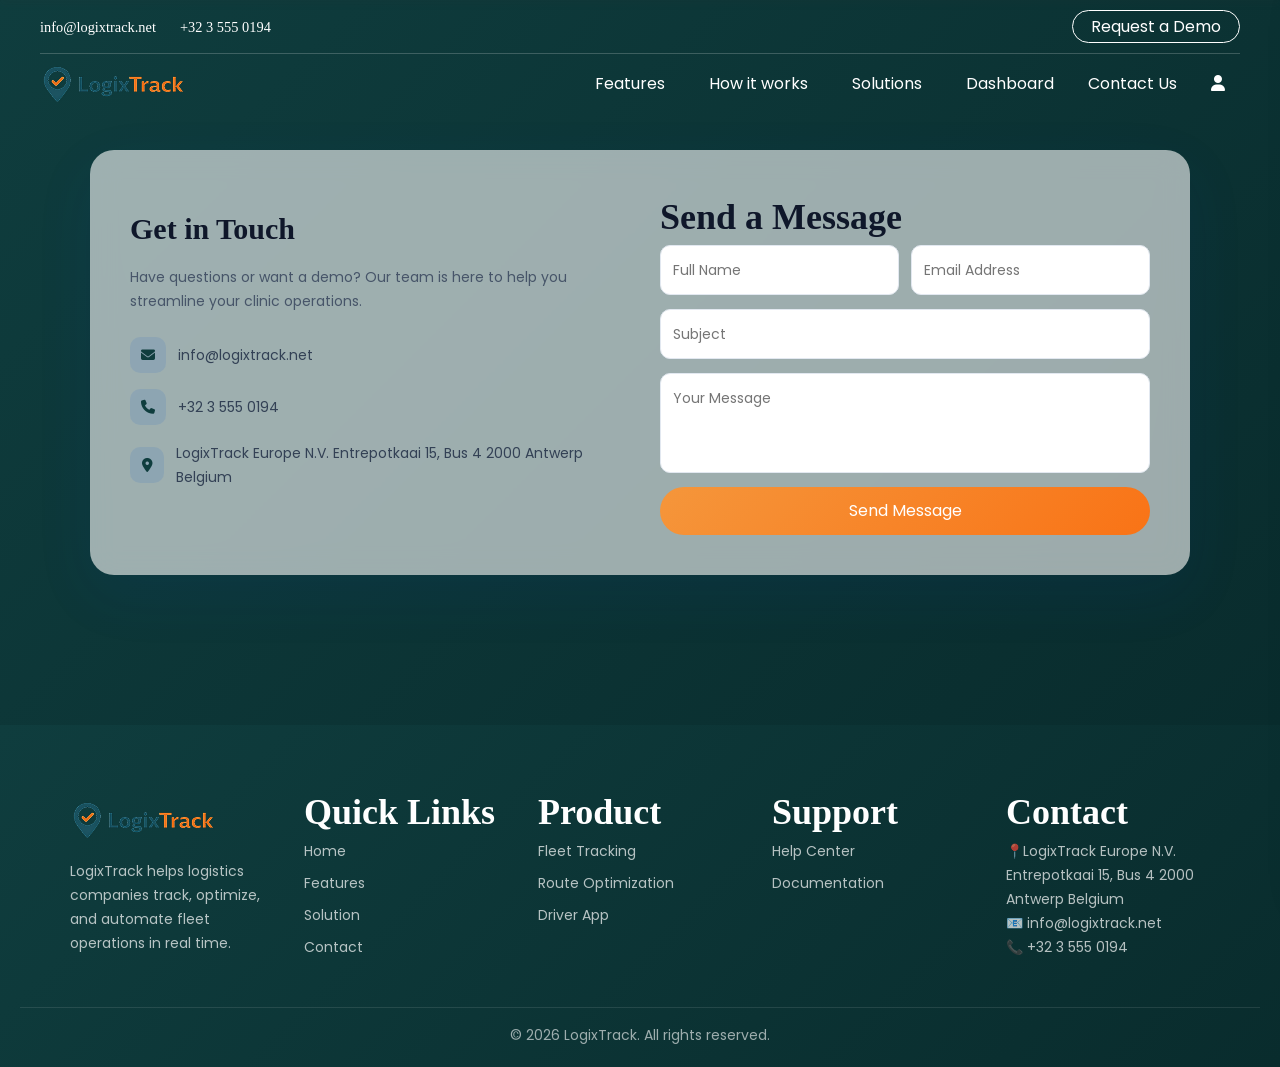
<file: contact.html>
<!DOCTYPE html>
<html lang="en">

<head>
    <meta charset="UTF-8">
    <meta name="viewport" content="width=device-width, initial-scale=1.0">
    <title>Contact</title>
    <link rel="stylesheet" href="style.css">
    <link rel="shortcut icon" href="images/logic.png" type="image/x-icon">
    <link rel="stylesheet" href="https://cdnjs.cloudflare.com/ajax/libs/font-awesome/6.5.0/css/all.min.css">
    <link rel="preconnect" href="https://fonts.googleapis.com">
    <link rel="preconnect" href="https://fonts.gstatic.com" crossorigin>
    <link
        href="https://fonts.googleapis.com/css2?family=Playfair+Display:ital,wght0,400..900;1,400..900&family=Poppins:ital,wght0,100;0,200;0,300;0,400;0,500;0,600;0,700;0,800;0,900;1,100;1,200;1,300;1,400;1,500;1,600;1,700;1,800;1,900&family=Roboto:ital,wght0,100..900;1,100..900&family=Zain:ital,wght0,200;0,300;0,400;0,700;0,800;0,900;1,300;1,400&display=swap"
        rel="stylesheet">
    <script src="https://cdnjs.cloudflare.com/ajax/libs/jquery/3.6.0/jquery.min.js"></script>
</head>

<body>
    <header>
        <div class="top-strip">
            <div class="container-fluid">
                <div class="flex">
                    <div class="col1">
                        <div class="nav-text left-side">
                            <ul>
                                <li><a href="mailto:info@logixtrack.net">info@logixtrack.net</a></li>
                                <li><a href="tel:+1(631)3935134">+32 3 555 0194</a></li>
                            </ul>
                        </div>
                    </div>
                    <div class="col2">
                        <div class="right-side">
                            <!-- Location -->

                            <!-- Social Links -->

                            <!-- Request Demo -->
                            <div class="nav-text demo-link"><a href="" class="model-open openDemo"><span>Request a
                                        Demo</span></a></div>
                        </div>
                    </div>
                </div>
            </div>
        </div>
        <div class="header-wrapper">
            <div class="container-fluid">
                <div class="flex">
                    <div class="col1">
                        <div class="custom-logo"><a href="/"><img src="images/logic.png" alt="Trade Ship"></a>
                        </div>
                    </div>
                    <div class="menu-trigger model-open" data-model=".model-navigaition">
                        <span></span>
                    </div>
                    <div class="col2">
                        <div class="custom-nav nav-text">
                            <ul>
                                <li class="has-dropdown"><a href="/#features">Features</a>
                                </li>
                                <li class="has-dropdown">
                                    <a href="/#how-it-works">How it works</a>

                                </li>
                                <li class="has-dropdown">
                                    <a href="/#solution">Solutions</a>

                                </li>


                                <li><a href="/#showcase">Dashboard</a></li>
                                <li><a href="contact.html">Contact Us</a></li>
                                <li><a href="login.html"><i class="fa-solid fa-user"></i></a></li>
                            </ul>
                        </div>
                    </div>
                </div>
            </div>
        </div>
    </header>
    <!-- End Header -->
    <!-- navigation Model -->
    <div class="model modelPop model-navigaition">
        <div class="close close_model"><i class="fas-solid fa fa-close"></i></div>
        <div class="model-body">
            <div class="navigation">
                <ul>
                    <li class="has-dropdown"><a href="/#features">Features</a>
                    </li>
                    <li class="has-dropdown">
                        <a href="/#how-it-works">How it works</a>
                    </li>
                    <li class="has-dropdown">
                        <a href="/#solution">Solutions</a>
                    </li>
                    <li class="has-dropdown">
                        <a href="/#showcase">Dashboard</a>
                    </li>

                    <li><a href="contact.html">Contact Us</a></li>
                </ul>
            </div>
        </div>
    </div>
    <section class="contact">
        <div class="contact-container">

            <!-- LEFT INFO -->
            <div class="contact-info">
                <h2>Get in Touch</h2>
                <p>
                    Have questions or want a demo? Our team is here to help you streamline your clinic operations.
                </p>

                <div class="info-item">
                    <i class="fa-solid fa-envelope"></i>
                    <span>info@logixtrack.net</span>
                </div>

                <div class="info-item">
                    <i class="fa-solid fa-phone"></i>
                    <span>+32 3 555 0194</span>
                </div>

                <div class="info-item">
                    <i class="fa-solid fa-location-dot"></i>
                    <span>LogixTrack Europe N.V.
                        Entrepotkaai 15, Bus 4
                        2000 Antwerp
                        Belgium</span>
                </div>
            </div>

            <!-- RIGHT FORM -->
            <div class="contact-form">
                <h3>Send a Message</h3>

                <form id="contactForm">
                    <div class="form-row">
                        <input type="text" placeholder="Full Name" required>
                        <input type="email" placeholder="Email Address" required>
                    </div>

                    <input type="text" placeholder="Subject" required>

                    <textarea placeholder="Your Message" required></textarea>

                    <button type="submit">Send Message</button>

                    <!-- Success Message -->
                    <div class="success-message" id="contactSuccess">
                        ✅ Message sent successfully! We'll get back to you soon.
                    </div>
                </form>
            </div>

        </div>
    </section>
    <footer class="footer">
        <div class="container footer-grid">

            <!-- LOGO + ABOUT -->
            <div class="footer-col">
                <h2 class="logo"><a href="/"><img src="images/logic.png" alt=""></a></h2>
                <p>
                    LogixTrack helps logistics companies track, optimize, and automate fleet operations in real time.
                </p>
            </div>

            <!-- QUICK LINKS -->
            <div class="footer-col">
                <h3>Quick Links</h3>
                <ul>
                    <li><a href="/">Home</a></li>
                    <li><a href="/#features">Features</a></li>
                    <li><a href="/#solution">Solution</a></li>

                    <li><a href="contact.html">Contact</a></li>
                </ul>
            </div>

            <!-- PRODUCT -->
            <div class="footer-col">
                <h3>Product</h3>
                <ul>
                    <li><a href="/#showcase">Fleet Tracking</a></li>
                    <li><a href="/#showcase">Route Optimization</a></li>
                    <li><a href="/#showcase">Driver App</a></li>
                </ul>
            </div>

            <!-- SUPPORT -->
            <div class="footer-col">
                <h3>Support</h3>
                <ul>
                    <li><a href="contact.html">Help Center</a></li>
                    <li><a href="contact.html">Documentation</a></li>
                    <!-- <li><a href="#">API Access</a></li> -->
                </ul>
            </div>
            <!-- CONTACT -->
            <div class="footer-col">
                <h3>Contact</h3>
                <p>📍LogixTrack Europe N.V.
                    Entrepotkaai 15, Bus 4
                    2000 Antwerp
                    Belgium</p>
                <p>📧 info@logixtrack.net</p>
                <p>📞 +32 3 555 0194</p>
            </div>

        </div>

        <!-- BOTTOM BAR -->
        <div class="footer-bottom">
            <p>© 2026 LogixTrack. All rights reserved.</p>
        </div>
    </footer>
    <div class="demo-overlay" id="demoOverlay"></div>

    <!-- Side Popup -->
    <div class="demo-popup" id="demoPopup">

        <!-- Header -->
        <div class="popup-header">
            <h3>Book a Demo</h3>
            <span id="closeDemo">&times;</span>
        </div>

        <!-- Form -->
        <form class="demo-form" id="demoForm">
            <input type="text" placeholder="Full Name" required>
            <input type="email" placeholder="Email Address" required>
            <input type="Number" id="Phone" maxlength="10" placeholder="Phone Number">

            <textarea placeholder="Your Message" required></textarea>

            <button type="submit">Request Demo</button>

            <div class="success-message" id="successMsg">
                ✅ Your request has been submitted successfully.
            </div>
        </form>

    </div>
    <script>
        $(document).ready(function () {
            $(window).scroll(function () {
                scroltop = $(this).scrollTop()
                if (scroltop > ($(window).height()) / 100) {
                    $('header').addClass("header-fixed");
                } else {
                    $('header').removeClass("header-fixed")
                }
            })
            $('.model-open').on('click', function (e) {
                e.preventDefault();
                var model = $(this).attr('data-model')
                $('.model').removeClass('is-open');
                $('.overlay').addClass('active_overla');
                $(model).addClass('is-open');
            })
            $('.close_model,.overlay').on('click', function () {
                $('.model').removeClass('is-open');
                $('.overlay').removeClass('active_overla');
            })

            $('.openDemo').on('click', function (e) {
                e.preventDefault();
                $('#demoPopup').addClass('active');
                $('#demoOverlay').addClass('active');
            });

            // CLOSE POPUP
            function closePopup() {
                $('#demoPopup').removeClass('active');
                $('#demoOverlay').removeClass('active');
            }

            $('#closeDemo, #demoOverlay').on('click', function () {
                closePopup();
            });

            // FORM SUBMIT
            $('#demoForm').on('submit', function (e) {
                e.preventDefault();

                $('#successMsg').addClass('active');
                this.reset();

                setTimeout(function () {
                    $('#successMsg').removeClass('active');
                    closePopup();
                }, 5000);
            });
        })
        document.addEventListener("DOMContentLoaded", function () {

            const contactform = document.getElementById("contactForm");
            const contactmsg = document.getElementById("contactSuccess");

            if (contactform) {
                contactform.addEventListener("submit", function (e) {
                    e.preventDefault();

                    console.log("Contact form submitted ✅");

                    // show success
                    contactmsg.classList.add("active");

                    // reset form
                    contactform.reset();

                    // hide after 3 sec
                    setTimeout(() => {
                        contactmsg.classList.remove("active");
                    }, 3000);
                });
            }
        });
        document.getElementById("phone").addEventListener("input", function () {
            this.value = this.value.replace(/[^0-9]/g, "");
        });
    </script>
</body>

</html>
</file>
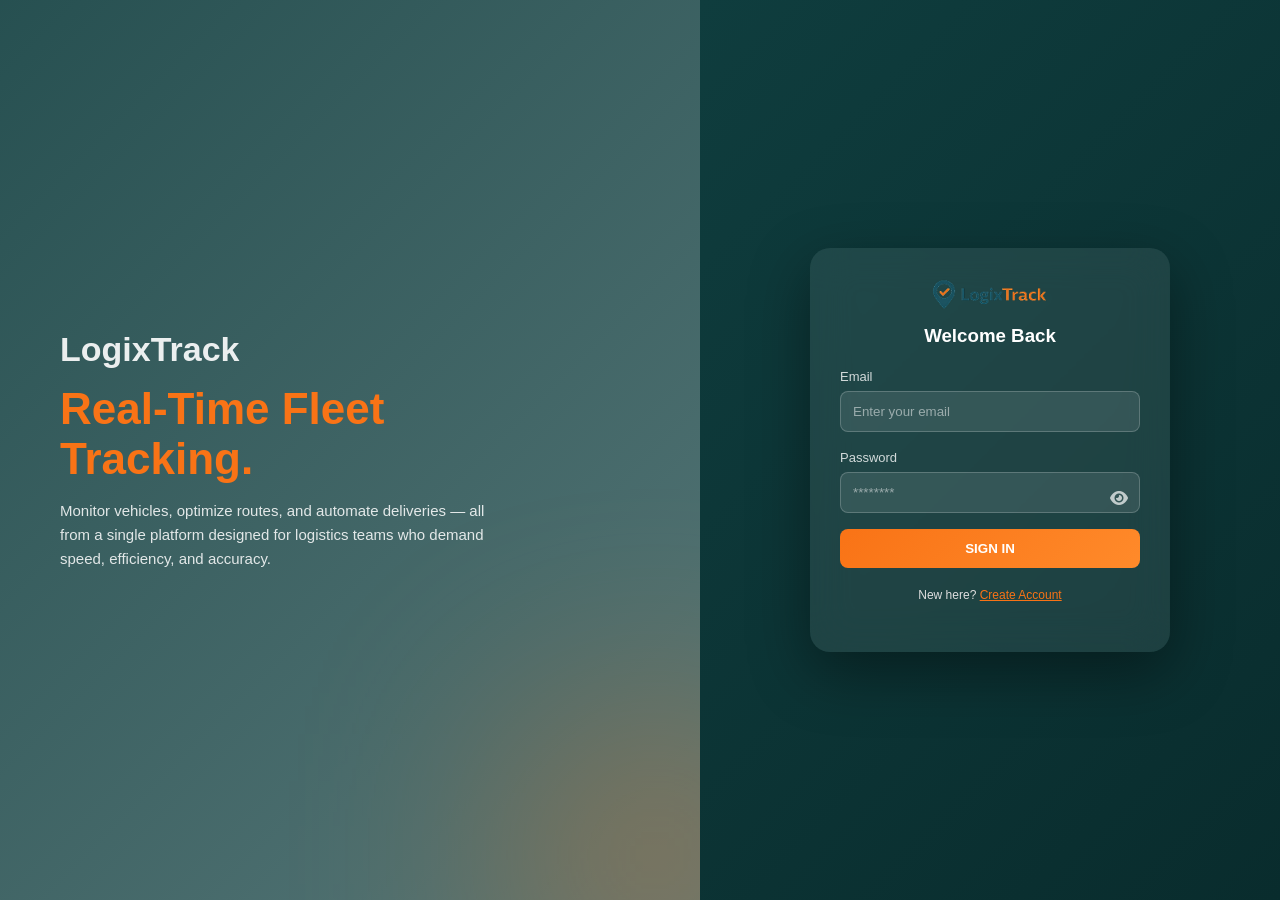
<file: login.html>
<!DOCTYPE html>
<html lang="en">

<head>
    <meta charset="UTF-8">
    <meta name="viewport" content="width=device-width, initial-scale=1.0">
    <title>LogixTrack Login</title>

    <!-- CSS -->
    <link rel="stylesheet" href="login.css">

    <!-- Font Awesome -->
    <link rel="stylesheet" href="https://cdnjs.cloudflare.com/ajax/libs/font-awesome/6.5.0/css/all.min.css">
</head>

<body>

    <!-- LEFT SIDE -->
    <div class="left">
        <div class="left-content">
            <h1>LogixTrack</h1>
            <h2>Real-Time Fleet Tracking.</h2>
            <p>
                Monitor vehicles, optimize routes, and automate deliveries — all from a single platform designed for logistics teams who demand speed, efficiency, and accuracy.
            </p>
        </div>
    </div>

    <!-- RIGHT SIDE -->
    <div class="right">
        <div class="login-card">

            <div class="logo"><a href="/"><img src="images/logic.png" alt="" style="width: 120px;"></a></div>
            <h3>Welcome Back</h3>

            <form id="loginForm">

                <label>Email</label>
                <input type="email" id="email" placeholder="Enter your email" required>

                <label>Password</label>
                <div class="password-field">
                    <input type="password" id="password" placeholder="********" required>
                    <i class="fa-solid fa-eye" id="togglePassword"></i>
                </div>

                <!-- <div class="links">
                    <span></span>
                    <a href="#">Forgot password?</a>
                </div> -->

                <button type="submit">SIGN IN</button>

                <!-- <div class="divider">or</div>

                <div class="google">
                    <i class="fa-brands fa-google"></i>
                    Sign in with Google
                </div> -->

                <div class="divider">
                    New here? <a href="signup.html">Create Account</a>
                </div>

                <div class="error" id="errorMsg">
                    ❌ Invalid credentials
                </div>

            </form>

        </div>
    </div>

    <!-- JS -->
    <script>
        document.addEventListener("DOMContentLoaded", function () {

            const form = document.getElementById("loginForm");
            const email = document.getElementById("email");
            const password = document.getElementById("password");
            const error = document.getElementById("errorMsg");
            const toggle = document.getElementById("togglePassword");

            // Show/Hide password
            toggle.addEventListener("click", () => {
                if (password.type === "password") {
                    password.type = "text";
                    toggle.classList.replace("fa-eye", "fa-eye-slash");
                } else {
                    password.type = "password";
                    toggle.classList.replace("fa-eye-slash", "fa-eye");
                }
            });

            // Login logic
            form.addEventListener("submit", function (e) {
                e.preventDefault();

                const validEmail = "admin@healthsynch.com";
                const validPass = "123456";

                error.classList.remove("active");

                if (email.value !== validEmail || password.value !== validPass) {
                    error.classList.add("active");
                    return;
                }

                alert("Login Successful 🚀");
                form.reset();
            });

        });
    </script>

</body>

</html>
</file>
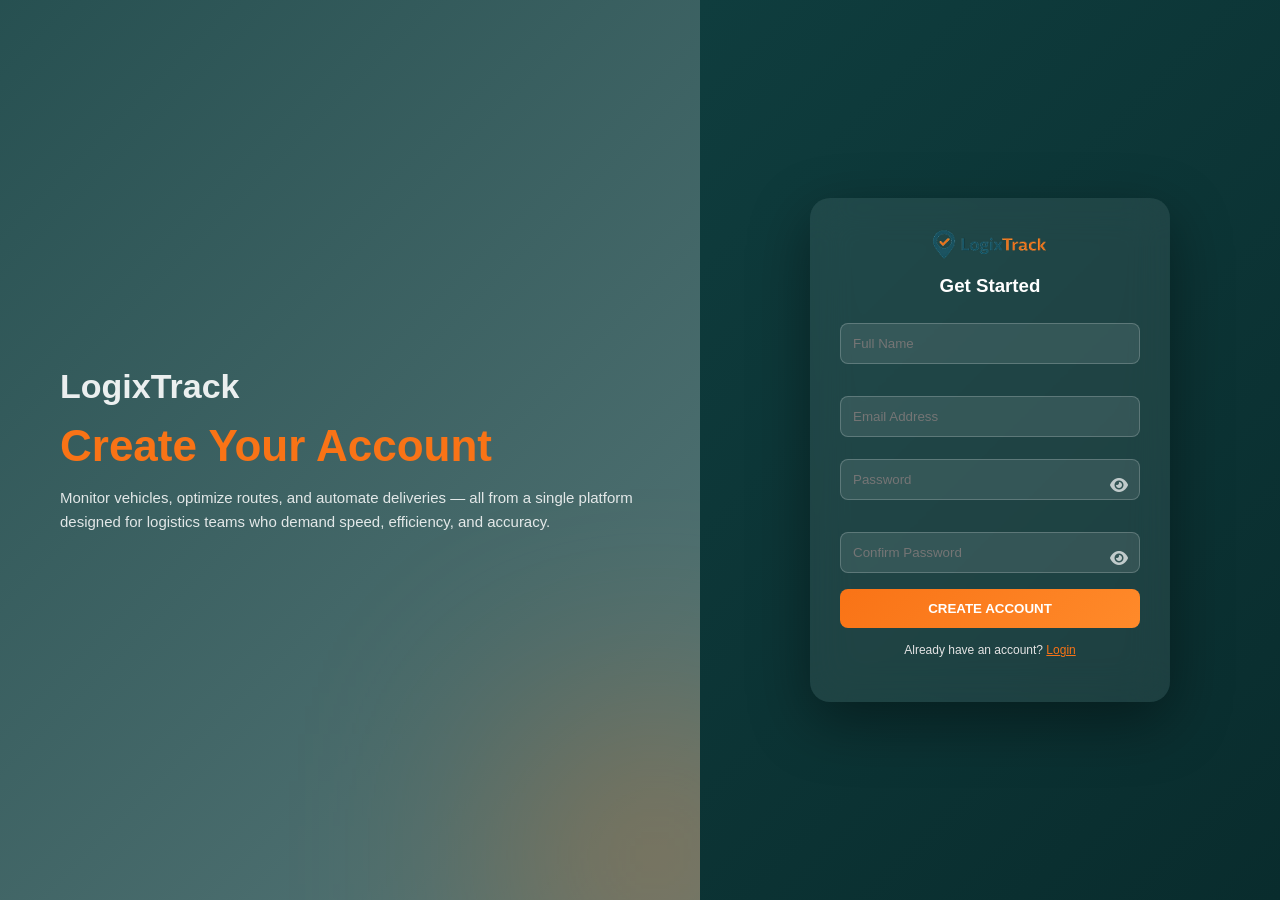
<file: signup.html>
<!DOCTYPE html>
<html lang="en">

<head>
    <meta charset="UTF-8">
    <meta name="viewport" content="width=device-width, initial-scale=1.0">
    <title>LogixTrack Sign Up</title>

    <link rel="stylesheet" href="signup.css">
    <link rel="stylesheet" href="https://cdnjs.cloudflare.com/ajax/libs/font-awesome/6.5.0/css/all.min.css">
</head>

<body>

    <!-- LEFT -->
    <div class="left">
        <div class="left-content">
            <h1>LogixTrack</h1>
            <h2>Create Your Account</h2>
            <p>
                Monitor vehicles, optimize routes, and automate deliveries — all from a single platform designed for logistics teams who demand speed, efficiency, and accuracy.
            </p>
        </div>
    </div>

    <!-- RIGHT -->
    <div class="right">
        <div class="signup-card">

            <div class="logo"><a href="/"><img src="images/logic.png" alt="" style="width: 120px;"></a></div>
            <h3>Get Started</h3>

            <form id="signupForm">

                <div class="form-row">
                    <input type="text" id="name" placeholder="Full Name" required>
                    <input type="email" id="email" placeholder="Email Address" required>
                </div>

                <!-- <input type="text" id="clinic" placeholder="Clinic Name"> -->

                <div class="form-row">
                    <div class="password-field">
                        <input type="password" id="password" placeholder="Password" required>
                        <i class="fa-solid fa-eye toggle"></i>
                    </div>

                    <div class="password-field">
                        <input type="password" id="confirmPassword" placeholder="Confirm Password" required>
                        <i class="fa-solid fa-eye toggle"></i>
                    </div>
                </div>

                <button type="submit">CREATE ACCOUNT</button>

                <!-- <div class="divider">or</div>

                <div class="google">
                    <i class="fa-brands fa-google"></i>
                    Sign up with Google
                </div> -->

                <div class="divider">
                    Already have an account? <a href="login.html">Login</a>
                </div>

                <!-- ERROR -->
                <div class="error" id="errorMsg"></div>

                <!-- SUCCESS -->
                <div class="success" id="successMsg">
                    ✅ Account created successfully!
                </div>

            </form>

        </div>
    </div>

    <script>
        document.addEventListener("DOMContentLoaded", function () {

            const form = document.getElementById("signupForm");
            const password = document.getElementById("password");
            const confirmPassword = document.getElementById("confirmPassword");
            const error = document.getElementById("errorMsg");
            const success = document.getElementById("successMsg");

            const toggles = document.querySelectorAll(".toggle");

            // Toggle password
            toggles.forEach(icon => {
                icon.addEventListener("click", () => {
                    const input = icon.previousElementSibling;

                    if (input.type === "password") {
                        input.type = "text";
                        icon.classList.replace("fa-eye", "fa-eye-slash");
                    } else {
                        input.type = "password";
                        icon.classList.replace("fa-eye-slash", "fa-eye");
                    }
                });
            });

            form.addEventListener("submit", function (e) {
                e.preventDefault();

                error.classList.remove("active");
                success.classList.remove("active");

                if (password.value !== confirmPassword.value) {
                    error.innerText = "❌ Passwords do not match";
                    error.classList.add("active");
                    return;
                }

                if (password.value.length < 6) {
                    error.innerText = "❌ Password must be at least 6 characters";
                    error.classList.add("active");
                    return;
                }

                success.classList.add("active");
                form.reset();
            });

        });
    </script>

</body>

</html>
</file>
<file: style.css>
*,
*:before,
*:after {
    padding: 0;
    margin: 0;
    list-style: none;
    -webkit-box-sizing: border-box;
    box-sizing: border-box
}

body,
html {
    font-size: 16px;
    line-height: 24px;
    font-family: "Poppins", "sans-serif";
    font-weight: normal;
    color: #666
}

@media (max-width: 991px) {

    body,
    html {
        font-size: 14px;
        line-height: 20px
    }
}

article,
aside,
details,
figcaption,
figure,
footer,
header,
hgroup,
menu,
nav,
section,
main {
    display: block
}

ol,
ul {
    list-style: none
}

blockquote,
q {
    quotes: none
}

blockquote:before,
blockquote:after {
    content: '';
    content: none
}

table {
    border-collapse: collapse;
    border-spacing: 0
}

a[href] {
    text-decoration: none;
    -webkit-transition: 400ms ease;
    -o-transition: 400ms ease;
    transition: 400ms ease
}

a[href]:hover {
    color: #f16f2a
}

img {
    max-width: 100%
}

.container {
    max-width: 1170px;
    width: 100%;
    margin: 0 auto;
    padding: 0 15px
}

h1,
h2,
h3,
h4,
h5,
h6 {
    font-weight: normal;
    margin: 15px 0;
    font-family: "GT Eesti Pro Display", "sans-serif";
    font-weight: bold
}

@media (max-width: 767px) {

    h1,
    h2,
    h3,
    h4,
    h5,
    h6 {
        margin: 5px 0
    }
}

h1 {
    font-size: 48px;
    line-height: 48px
}

@media (max-width: 991px) {
    h1 {
        font-size: 40px;
        line-height: 45px
    }
}

@media (max-width: 767px) {
    h1 {
        font-size: 30px;
        line-height: 35px
    }
}

h2 {
    font-size: 48px;
    line-height: 48px
}

@media (max-width: 767px) {
    h2 {
        font-size: 35px;
        line-height: 38px
    }
}

h3 {
    font-size: 36px
}

@media (max-width: 675px) {
    h3 {
        font-size: 30px
    }
}

h4 {
    font-size: 24px
}

@media (max-width: 675px) {
    h4 {
        font-size: 20px
    }
}

h5 {
    font-size: 20px
}

@media (max-width: 675px) {
    h5 {
        font-size: 18px
    }
}

h6 {
    font-size: 18px
}

@media (max-width: 991px) {
    h6 {
        font-size: 14px
    }
}

input,
select,
button,
textarea {
    font-size: 16px;
    line-height: 24px;
    font-family: "Poppins", "sans-serif";
    font-weight: normal
}

select {
    -webkit-appearance: none;
    -moz-appearance: none;
    text-indent: 1px;
    -o-text-overflow: '';
    text-overflow: ''
}

button,
input[type="submit"],
input[type="button"] {
    cursor: pointer
}

.heading h2 {
    color: #0F3D3E
}

.heading h2 span {
    color: #f16f2a
}

.defaul_text p,
.defaul_text li {
    font-size: 16px;
    font-weight: 500;
    color: #666
}

@media (max-width: 675px) {

    .defaul_text p,
    .defaul_text li {
        line-height: 24px;
        font-size: 14px;
        line-height: normal;
        font-weight: normal
    }
}

.defaul_text br {
    display: none
}

.defaul_text p,
.defaul_text ul {
    margin-bottom: 20px
}

.flex {
    display: -webkit-box;
    display: -ms-flexbox;
    display: flex;
    -ms-flex-wrap: wrap;
    flex-wrap: wrap
}

.link_btn a {
    line-height: normal;
    display: inline-block;
    border: 1px solid #fff;
    padding: 8px 30px;
    border-radius: 25px;
    overflow: hidden;
    position: relative;
    font-family: "GT Eesti Pro Display", "sans-serif";
    font-size: 16px;
    -webkit-transition: 400ms ease;
    -o-transition: 400ms ease;
    transition: 400ms ease
}

.link_btn a span {
    position: relative;
    color: #fff;
    font-family: inherit
}

.link_btn a:before {
    content: "";
    position: absolute;
    left: 0;
    right: 0;
    top: 0;
    bottom: 0;
    background: -webkit-gradient(linear, left top, right top, from(#e2472a), to(#f16f2a));
    background: -o-linear-gradient(left, #e2472a, #f16f2a);
    background: linear-gradient(to right, #e2472a, #f16f2a);
    -webkit-transform: translateX(-100%);
    -ms-transform: translateX(-100%);
    transform: translateX(-100%);
    -webkit-transition: 450ms ease;
    -o-transition: 450ms ease;
    transition: 450ms ease
}

.link_btn a:hover {
    border-color: #e2472a;
    color: #fff
}

.link_btn a:hover:before {
    -webkit-transform: translate(0);
    -ms-transform: translate(0);
    transform: translate(0)
}

@-webkit-keyframes slideInUp {
    0% {
        opacity: 0;
        -webkit-transform: translate3d(0, 30%, 0);
        -ms-transform: translate3d(0, 30%, 0);
        transform: translate3d(0, 30%, 0)
    }

    100% {
        opacity: 1;
        -webkit-transform: none;
        -ms-transform: none;
        transform: none
    }
}

@keyframes slideInUp {
    0% {
        opacity: 0;
        -webkit-transform: translate3d(0, 30%, 0);
        -ms-transform: translate3d(0, 30%, 0);
        transform: translate3d(0, 30%, 0)
    }

    100% {
        opacity: 1;
        -webkit-transform: none;
        -ms-transform: none;
        transform: none
    }
}

.slideInUp {
    -webkit-animation-name: slideInUp;
    animation-name: slideInUp
}

.modelPop {
    position: fixed;
    z-index: 111
}

.close_model {
    position: absolute;
    right: 15px;
    top: 15px;
    cursor: pointer;
    line-height: 0;
    width: 25px;
    height: 25px;
    z-index: 111
}

header {
    position: fixed;
    left: 0;
    right: 0;
    top: 0;
    z-index: 111
}

header:before {
    content: "";
    position: absolute;
    left: 0;
    right: 0;
    top: 0;
    bottom: 0;
    background: #0F3D3E;
    height: 0;
    -webkit-box-shadow: 0 0 8px 1px #33333354;
    box-shadow: 0 0 8px 1px #33333354;
    -webkit-transition: 700ms ease;
    -o-transition: 700ms ease;
    transition: 700ms ease
}

header .nav-text a {
    color: #fff
}

header .container-fluid {
    padding: 0 40px
}

@media (max-width: 991px) {
    header .container-fluid {
        padding: 0 15px
    }
}

header .location {
    position: relative;
    padding: 0 5px;
    cursor: pointer
}

header .location .selected .icon,
header .location .selected .text,
header .location .selected .arrow_down {
    display: inline-block;
    vertical-align: middle
}

header .location .selected .icon {
    line-height: 0;
    margin-right: 5px
}

header .location .selected .text {
    padding: 3px 10px;
    color: #fff;
    font-weight: 500;
    font-size: 14px
}

header .location .selected .arrow_down {
    margin-left: 5px;
    line-height: 0
}

header .location .list-location {
    position: absolute;
    top: 100%;
    left: 0;
    right: 0;
    padding: 5px 0;
    z-index: 1;
    opacity: 0;
    pointer-events: none;
    -webkit-transition: 450ms ease;
    -o-transition: 450ms ease;
    transition: 450ms ease;
    background: -webkit-gradient(linear, left top, right top, from(#e2472a), to(#f5963b));
    background: -o-linear-gradient(left, #e2472a, #f5963b);
    background: linear-gradient(to right, #e2472a, #f5963b)
}

header .location .list-location:before {
    content: "";
    position: absolute;
    top: -16px;
    width: 8px;
    height: 8px;
    border: 8px solid transparent;
    border-bottom-color: #e96330;
    left: 43px
}

header .location .list-location ul li {
    display: block;
    font-size: 14px;
    padding: 8px 11px;
    cursor: pointer;
    -webkit-transition: 700ms ease;
    -o-transition: 700ms ease;
    transition: 700ms ease;
    color: #fff
}

header .location .list-location ul li:hover {
    background: #f16f2a
}

header .location:hover .list-location {
    opacity: 1;
    pointer-events: all
}

header .location:hover .list-location ul li {
    padding: 2px 11px
}

.top-strip {
    padding: 10px 0;
    position: relative;
    -webkit-transition: 700ms ease;
    -o-transition: 700ms ease;
    transition: 700ms ease;
    z-index: 11
}

@media (max-width: 991px) {
    .top-strip {
        display: none
    }
}

.top-strip .flex {
    position: relative;
    -webkit-box-align: center;
    -ms-flex-align: center;
    align-items: center
}

.top-strip .flex:after {
    content: "";
    position: absolute;
    left: 0;
    right: 0;
    background: #fff;
    bottom: -10px;
    height: .5px;
    opacity: .2
}

@media (max-width: 991px) {
    .top-strip .flex:after {
        display: none
    }
}

.top-strip .flex .col1 {
    -webkit-box-flex: 0;
    -ms-flex: 0 1 40%;
    flex: 0 1 40%;
    max-width: 40%
}

@media (max-width: 991px) {
    .top-strip .flex .col1 {
        display: none
    }
}

.top-strip .flex .col2 {
    -webkit-box-flex: 0;
    -ms-flex: 0 1 60%;
    flex: 0 1 60%;
    max-width: 60%
}

@media (max-width: 991px) {
    .top-strip .flex .col2 {
        -webkit-box-flex: 0;
        -ms-flex: 0 1 100%;
        flex: 0 1 100%;
        max-width: 100%
    }
}

.top-strip .left-side ul li {
    display: inline-block;
    margin-right: 20px
}

.top-strip .left-side ul li a {
    display: block;
    font-family: "GT Eesti Pro Display", "sans-serif";
    font-size: 14.4px;
    font-weight: normal
}

.top-strip .right-side {
    text-align: right
}

@media (max-width: 991px) {
    .top-strip .right-side {
        display: -webkit-box;
        display: -ms-flexbox;
        display: flex;
        -webkit-box-align: center;
        -ms-flex-align: center;
        align-items: center;
        -webkit-box-pack: justify;
        -ms-flex-pack: justify;
        justify-content: space-between
    }
}

.top-strip .right-side .location,
.top-strip .right-side .social_links {
    margin-right: 30px
}

@media (max-width: 767px) {

    .top-strip .right-side .location,
    .top-strip .right-side .social_links {
        margin-right: 0
    }
}

.top-strip .right-side .location,
.top-strip .right-side .social_links,
.top-strip .right-side .nav-text {
    display: inline-block;
    vertical-align: middle;
    text-align: left
}

@media (max-width: 991px) {
    .top-strip .right-side .social_links {
        position: absolute;
        right: 170px;
        top: 6px
    }
}

@media (max-width: 675px) {
    .top-strip .right-side .social_links {
        display: none
    }
}

.top-strip .right-side .social_links ul {
    line-height: 0
}

.top-strip .right-side .social_links ul li {
    margin-right: 5px
}

.top-strip .right-side .demo-link {
    line-height: 0
}

.top-strip .right-side .demo-link a {
    line-height: normal;
    display: inline-block;
    border: 1px solid #fff;
    padding: 3px 18px;
    border-radius: 25px;
    overflow: hidden;
    position: relative;
    -webkit-transition: 400ms ease;
    -o-transition: 400ms ease;
    transition: 400ms ease
}

@media (max-width: 675px) {
    .top-strip .right-side .demo-link a {
        padding: 3px 14px
    }
}

@media only screen and (max-width: 400px) {
    .top-strip .right-side .demo-link a {
        padding: 3px 12px;
        font-size: 12px
    }
}

.top-strip .right-side .demo-link a span {
    position: relative
}

.top-strip .right-side .demo-link a:before {
    content: "";
    position: absolute;
    left: 0;
    right: 0;
    top: 0;
    bottom: 0;
    background: -webkit-gradient(linear, left top, right top, from(#e2472a), to(#f16f2a));
    background: -o-linear-gradient(left, #e2472a, #f16f2a);
    background: linear-gradient(to right, #e2472a, #f16f2a);
    -webkit-transform: translateX(-100%);
    -ms-transform: translateX(-100%);
    transform: translateX(-100%);
    -webkit-transition: 450ms ease;
    -o-transition: 450ms ease;
    transition: 450ms ease
}

.top-strip .right-side .demo-link a:hover {
    border-color: #e2472a;
    color: #fff
}

.top-strip .right-side .demo-link a:hover:before {
    -webkit-transform: translate(0);
    -ms-transform: translate(0);
    transform: translate(0)
}

.header-wrapper {
    position: relative;
    z-index: 1
}

@media (max-width: 767px) {
    .header-wrapper {
        padding: 8px 0
    }
}

.header-wrapper .flex {
    -webkit-box-align: center;
    -ms-flex-align: center;
    align-items: center
}

.header-wrapper .flex .col1 {
    -webkit-box-flex: 0;
    -ms-flex: 0 1 36%;
    flex: 0 1 36%;
    max-width: 36%
}

@media (max-width: 1230px) {
    .header-wrapper .flex .col1 {
        -webkit-box-flex: 0;
        -ms-flex: 0 1 28%;
        flex: 0 1 28%;
        max-width: 28%
    }
}

@media (max-width: 991px) {
    .header-wrapper .flex .col1 {
        -webkit-box-flex: 0;
        -ms-flex: 0 1 26%;
        flex: 0 1 26%;
        max-width: 26%
    }
}

@media (max-width: 767px) {
    .header-wrapper .flex .col1 {
        -webkit-box-flex: 0;
        -ms-flex: 0 1 50%;
        flex: 0 1 50%;
        max-width: 50%
    }
}

.header-wrapper .flex .col2 {
    -webkit-box-flex: 0;
    -ms-flex: 0 1 64%;
    flex: 0 1 64%;
    max-width: 64%
}

@media (max-width: 1230px) {
    .header-wrapper .flex .col2 {
        -webkit-box-flex: 0;
        -ms-flex: 0 1 72%;
        flex: 0 1 72%;
        max-width: 72%
    }
}

@media (max-width: 991px) {
    .header-wrapper .flex .col2 {
        -webkit-box-flex: 0;
        -ms-flex: 0 1 74%;
        flex: 0 1 74%;
        max-width: 74%
    }
}

@media (max-width: 767px) {
    .header-wrapper .flex .col2 {
        display: none
    }
}

.custom-logo {
    line-height: 0
}

.custom-logo a {
    display: block
}

.custom-logo a img {
    max-width: 100%;
    -webkit-transition: 450ms ease;
    -o-transition: 450ms ease;
    transition: 450ms ease
}

@media (max-width: 767px) {
    .custom-logo a img {
        max-width: 150px
    }
}

.custom-nav {
    text-align: right
}

.custom-nav ul {
    text-align: left;
    display: inline-block
}

.custom-nav ul li {
    display: inline-block
}

.custom-nav ul li a {
    display: block;
    padding: 19px 15px
}

@media (max-width: 1140px) {
    .custom-nav ul li a {
        padding: 19px 12px
    }
}

@media (max-width: 991px) {
    .custom-nav ul li a {
        padding: 19px 6px
    }
}

.custom-nav ul .has-dropdown {
    position: relative;
    margin-right: 10px
}

.custom-nav ul .has-dropdown .dd-icon {
    position: absolute;
    top: 17px;
    right: -3px
}

@media (max-width: 991px) {
    .custom-nav ul .has-dropdown .dd-icon {
        right: -8px
    }
}

.custom-nav ul .has-dropdown ul.dropdown {
    position: absolute;
    left: 0;
    width: 290px;
    top: 100%;
    background: #0F3D3E;
    padding: 8px 0;
    opacity: 0;
    pointer-events: none;
    -webkit-user-select: none;
    -moz-user-select: none;
    -ms-user-select: none;
    user-select: none;
    -webkit-box-shadow: 0 6px 13px 1px #3333332e;
    box-shadow: 0 6px 13px 1px #3333332e;
    border-radius: 5px;
    -webkit-transition: 400ms ease;
    -o-transition: 400ms ease;
    transition: 400ms ease
}

.custom-nav ul .has-dropdown ul.dropdown:before {
    content: "";
    position: absolute;
    top: -16px;
    width: 8px;
    height: 8px;
    border: 8px solid transparent;
    border-bottom-color: #0F3D3E;
    left: 43px
}

.custom-nav ul .has-dropdown ul.dropdown li {
    display: block
}

.custom-nav ul .has-dropdown ul.dropdown li a {
    display: block;
    color: #fff;
    padding: 9px 15px;
    font-weight: 400;
    font-size: 14px;
    line-height: 18px;
    -webkit-transition: 700ms ease;
    -o-transition: 700ms ease;
    transition: 700ms ease
}

.custom-nav ul .has-dropdown ul.dropdown li:hover a {
    background: #f16f2a
}

.custom-nav ul .has-dropdown:hover ul.dropdown {
    opacity: 1;
    pointer-events: all
}

.custom-nav ul .has-dropdown:hover ul.dropdown li a {
    padding: 4px 15px
}

.custom-nav>ul>li:hover>a {
    color: #f16f2a
}

header.header-fixed .top-strip {
    padding: 5px 0;
    /* background: #080f3a */
}

header.header-fixed:before {
    height: 100%
}

header.header-fixed:before>ul>li:hover>a {
    color: #f16f2a
}

.menu-trigger {
    display: none
}

@media (max-width: 767px) {
    .menu-trigger {
        margin-left: auto;
        margin-right: 0;
        width: 35px;
        height: 35px;
        display: -webkit-box;
        display: -ms-flexbox;
        display: flex;
        -webkit-box-align: center;
        -ms-flex-align: center;
        align-items: center;
        -webkit-box-pack: center;
        -ms-flex-pack: center;
        justify-content: center;
        -webkit-box-orient: vertical;
        -webkit-box-direction: normal;
        -ms-flex-direction: column;
        flex-direction: column
    }
}

.menu-trigger span {
    display: block;
    background: #fff;
    height: 2px;
    width: 100%;
    position: relative
}

.menu-trigger span:before,
.menu-trigger span:after {
    content: "";
    position: absolute;
    width: 100%;
    height: 2px;
    background: #fff
}

.menu-trigger span:before {
    top: -8px
}

.menu-trigger span:after {
    bottom: -8px
}

.model.model-navigaition {
    top: 0;
    bottom: 0;
    left: 0;
    max-width: 400px;
    width: 100%;
    background: #0F3D3E;
    color: #ffffff;
    padding: 55px 35px;
    z-index: 1111;
    -webkit-transform: translateX(-100%);
    -ms-transform: translateX(-100%);
    transform: translateX(-100%);
    -webkit-transition: 700ms ease;
    -o-transition: 700ms ease;
    transition: 700ms ease
}

.model.model-navigaition.is-open {
    -webkit-transform: translateX(0);
    -ms-transform: translateX(0);
    transform: translateX(0)
}

.model.model-navigaition .model-body {
    position: static
}

.model.model-navigaition .model-body .close {
    display: block
}

.model.model-navigaition .model-body .navigation {
    height: 100%;
    overflow: hidden;
    overflow-y: scroll;
    margin-right: -20px;
    padding-right: 20px
}

.model.model-navigaition .model-body .navigation .dd-icon {
    position: absolute;
    right: 0;
    top: 10px
}

.model.model-navigaition .model-body .navigation .dd-icon img {
    -webkit-filter: invert(1);
    filter: invert(1)
}

.model.model-navigaition .model-body .navigation ul li {
    display: block;

}

.model.model-navigaition .model-body .navigation ul li.has-dropdown {
    position: relative
}

.model.model-navigaition .model-body .navigation ul li a {
    display: block;
    font-size: 28px;
    font-weight: 500;
    color: #ffffff;
    padding: 15px 0;
    margin: 8px 0
}

.model.model-navigaition .model-body .navigation ul li a.slid_act {
    color: #0F3D3E
}

.model.model-navigaition .model-body .navigation ul li .dropdown {
    display: none;
    padding: 0px 20px
}

.model.model-navigaition .model-body .navigation ul li .dropdown li a {
    display: block;
    font-size: 16px;
    padding: 8px 0;
    margin: 0
}

.model.model-navigaition .social_links {
    position: absolute;
    bottom: 15px;
    left: 35px;
    right: 35px
}

.model.model-navigaition .social_links ul li {
    display: inline-block
}

.model.model-navigaition .social_links ul li a {
    display: -webkit-box;
    display: -ms-flexbox;
    display: flex;
    -webkit-box-align: center;
    -ms-flex-align: center;
    align-items: center;
    -webkit-box-pack: center;
    -ms-flex-pack: center;
    justify-content: center;
    width: 40px;
    height: 40px
}

.model.model-navigaition .social_links ul li a svg {
    width: 20px;
    height: 20px
}

.model.model-navigaition .social_links ul li a svg path {
    fill: #8d8d8d
}

.banner {
    position: relative
}

.banner:before {
    content: "";
    position: absolute;
    left: 0;
    top: 0;
    right: 0;
    height: 50%;
    background: -webkit-gradient(linear, left top, left bottom, from(#0F3D3E), to(transparent));
    background: -o-linear-gradient(top, #0F3D3E, transparent);
    background: linear-gradient(to bottom, #0F3D3E, transparent);
    pointer-events: none
}

.banner.home-banner:after {
    content: "";
    position: absolute;
    left: 0;
    top: 0;
    right: 0;
    width: 50%;
    height: 100%;
    background: -webkit-gradient(linear, left top, right top, from(#0F3D3E), color-stop(#0F3D3E), to(transparent));
    background: -o-linear-gradient(left, #0F3D3E, #0F3D3E, transparent);
    background: linear-gradient(to right, #0F3D3E, #0F3D3E, transparent);
    pointer-events: none;
    opacity: .6
}

.banner.home-banner .container-fluid {
    padding: 0 40px
}

@media (max-width: 991px) {
    .banner.home-banner .container-fluid {
        padding: 0 15px
    }
}

.banner.home-banner .container-fluid .link_btn {
    margin-left: 15px
}

@media (max-width: 675px) {
    .banner.home-banner .container-fluid .link_btn {
        margin-left: 0
    }
}

.banner.home-banner .video {
    line-height: 0;
    height: 100vh;
    overflow: hidden
}

@media (max-width: 1140px) {
    .banner.home-banner .video {
        height: 575px
    }
}

@media (max-width: 675px) {
    .banner.home-banner .video {
        height: 450px
    }
}

.banner.home-banner .video video {
    width: 100%;
    height: 100%;
    -o-object-fit: cover;
    object-fit: cover
}

.banner.home-banner .banner-content {
    position: absolute;
    left: 0;
    right: 0;
    top: 55%;
    -webkit-transform: translateY(-50%);
    -ms-transform: translateY(-50%);
    transform: translateY(-50%);
    z-index: 1
}

@media (max-width: 675px) {
    .banner.home-banner .banner-content {
        top: 65%
    }
}

.banner.home-banner .banner-content .content {
    max-width: 520px;
    padding: 0 15px
}

@media (max-width: 991px) {
    .banner.home-banner .banner-content .content {
        padding: 0
    }
}

.banner.home-banner .banner-content .content h1 {
    color: #fff;
    margin-bottom: 20px
}

.banner.home-banner .banner-content .content p {
    color: #fff;
    margin-bottom: 51px;
    font-size: 20px;
}

@media (max-width: 675px) {
    .banner.home-banner .banner-content .content h1 {
        margin-bottom: 30px
    }
}

/* trust */
/* SECTION */
.trust {
    padding: 40px 20px;
    background: linear-gradient(135deg, #0F3D3E, #092c2d);
    text-align: center;
    position: relative;
}

.trust::before {
    content: "";
    position: absolute;
    top: 0;
    right: 0;
    width: 250px;
    height: 250px;
    background: #F97316;
    filter: blur(120px);
    opacity: 0.4;
}

/* TEXT */
.trust-text {
    color: rgba(255, 255, 255, 0.7);
    font-size: 28px;
    letter-spacing: 1px;
    margin-bottom: 35px;
}

.trust-text::after {
    content: "";
    display: block;
    width: 60px;
    height: 3px;
    margin: 12px auto 0;
    background: #F97316;
    border-radius: 10px;
}

/* LOGO CONTAINER */
.logos {
    display: flex;
    justify-content: center;
    gap: 40px;
    flex-wrap: wrap;
}

/* LOGO CARD */
.logo-item {
    font-size: 18px;
    font-weight: 600;
    color: white;
    padding: 12px 28px;
    border-radius: 12px;
    background: rgba(255, 255, 255, 0.05);
    border: 1px solid rgba(255, 255, 255, 0.1);
    transition: 0.3s ease;
    cursor: pointer;
    white-space: nowrap;
}

/* HOVER */
.logo-item:hover {
    background: #F97316;
    transform: translateY(-5px) scale(1.05);
    box-shadow: 0 10px 25px rgba(249, 115, 22, 0.4);
}

/* 📱 TABLET */
@media (max-width: 768px) {
    .logos {
        gap: 20px;
    }

    .logo-item {
        font-size: 16px;
        padding: 10px 20px;
    }
}

/* 📱 MOBILE */
@media (max-width: 480px) {
    .trust {
        padding: 50px 15px;
    }

    .trust-text {
        font-size: 13px;
    }

    .logos {
        gap: 15px;
    }

    .logo-item {
        font-size: 14px;
        padding: 8px 16px;
    }
}

.features {
    padding: 40px 20px;
    background: linear-gradient(135deg, #f5953ba9, #092c2d);
    color: #fff;
    text-align: center;
}

.features h2 {
    font-size: 32px;
    margin-bottom: 10px;
}

.subtitle {
    color: rgba(255, 255, 255, 0.7);
    margin-bottom: 40px;
}

/* GRID */
.grid {
    display: grid;
    grid-template-columns: repeat(3, 1fr);
    gap: 25px;
}

/* CARD */
.card {
    padding: 25px;
    border-radius: 14px;
    background: rgba(255, 255, 255, 0.05);
    border: 1px solid rgba(255, 255, 255, 0.1);
    transition: 0.3s;
}

.card span {
    font-size: 26px;
    display: block;
    margin-bottom: 10px;
}

.card h3 {
    font-size: 18px;
    margin-bottom: 8px;
}

.card p {
    font-size: 14px;
    color: rgba(255, 255, 255, 0.7);
}

/* HOVER 🔥 */
.card:hover {
    transform: translateY(-6px);
    border-color: #092c2d;
    box-shadow: 0 10px 25px rgba(249, 115, 22, 0.3);
}

/* TABLET */
@media (max-width: 992px) {
    .grid {
        grid-template-columns: repeat(2, 1fr);
    }
}

/* MOBILE */
@media (max-width: 576px) {
    .grid {
        grid-template-columns: 1fr;
    }

    .features h2 {
        font-size: 24px;
    }
}

.showcase {
    padding: 80px 20px;
    background: linear-gradient(135deg, #0F3D3E, #092c2d);
    text-align: center;
    color: #fff;
}

.showcase h2 {
    margin-bottom: 40px;
}

/* SLIDER */
.slider {
    width: 100%;
    max-width: 900px;
    margin: auto;
    overflow: hidden;
    position: relative;
}

.slides {
    display: flex;
    width: 100%;
}

.slide {
    min-width: 100%;
    box-sizing: border-box;
    text-align: center;
}

.slide img {
    width: 70%;
    border-radius: 10px;
}

/* buttons */
.prev,
.next {
    position: absolute;
    top: 50%;
    transform: translateY(-50%);
    background: #F97316;
    color: #fff;
    border: none;
    padding: 10px 15px;
    cursor: pointer;
}

.prev {
    left: 10px;
}

.next {
    right: 10px;
}

/* 📱 MOBILE */
@media (max-width: 768px) {
    .nav {
        font-size: 18px;
        padding: 8px 12px;
    }
}

.how {
    padding: 40px 20px;
    background: #fff;
    text-align: center;
}

.how h2 {
    margin-bottom: 50px;
    color: #0F3D3E;
}

/* STEPS */
.steps {
    display: flex;
    justify-content: space-between;
    gap: 20px;
    flex-wrap: wrap;
}

.step {
    flex: 1;
    min-width: 220px;
    position: relative;
}

/* NUMBER CIRCLE */
.circle {
    width: 60px;
    height: 60px;
    background: #F97316;
    color: #fff;
    border-radius: 50%;
    display: flex;
    align-items: center;
    justify-content: center;
    margin: auto;
    font-weight: bold;
    font-size: 20px;
    margin-bottom: 15px;
}

/* TEXT */
.step h3 {
    color: #0F3D3E;
    margin-bottom: 10px;
    font-size: 24px;
    font-family: 'Poppins', sans-serif;
}

.step p {
    color: #555;
    font-size: 14px;
}

/* LINE CONNECTOR */
.steps::before {
    content: "";
    position: absolute;
    top: 30px;
    left: 10%;
    right: 10%;
    height: 2px;
    background: #ddd;
    z-index: -1;
}

/* MOBILE */
@media (max-width: 768px) {
    .steps {
        flex-direction: column;
        align-items: center;
    }

    .steps::before {
        display: none;
    }
}

.dashboard {
    padding: 40px 20px;
    background: linear-gradient(135deg, #0F3D3E, #092c2d);
    color: #fff;
}

.dash-flex {
    display: flex;
    align-items: center;
    gap: 40px;
    flex-wrap: wrap;
}

/* LEFT */
.dash-text {
    flex: 1;
}

.dash-text h2 {
    margin-bottom: 20px;
}

.dash-text ul {
    list-style: none;
    padding: 0;
}

.dash-text li {
    margin-bottom: 12px;
    font-size: 15px;
    color: rgba(255, 255, 255, 0.85);
}

/* RIGHT IMAGE */
.dash-img {
    flex: 1;
}

.dash-img img {
    width: 100%;
    border-radius: 15px;
    box-shadow: 0 20px 50px rgba(0, 0, 0, 0.5);
}

/* MOBILE */
@media (max-width: 768px) {
    .dash-flex {
        flex-direction: column;
    }

    .dash-text {
        text-align: center;
    }
}

.cta {
    padding: 40px 20px;
    text-align: center;
    position: relative;
    overflow: hidden;

    background: linear-gradient(135deg, #f1702ab3, #092c2d);
    color: #fff;
}

/* 🔥 ORANGE GLOW */
.cta::before {
    content: "";
    position: absolute;
    top: -100px;
    left: -100px;
    width: 300px;
    height: 300px;
    background: #F97316;
    filter: blur(140px);
    opacity: 0.4;
}

/* CONTENT */
.cta-content {
    position: relative;
    z-index: 2;
    max-width: 700px;
    margin: auto;
    background: rgba(255, 255, 255, 0.05);
    padding: 40px;
    border-radius: 20px;
    backdrop-filter: blur(10px);
}

.cta h2 {
    font-size: 32px;
    margin-bottom: 15px;
}

.cta p {
    color: rgba(255, 255, 255, 0.8);
    margin-bottom: 30px;
}

/* BUTTON 🔥 */
.cta-btn {
    display: inline-block;
    padding: 14px 32px;
    background: #0F3D3E;
    color: #fff;
    font-weight: 600;
    border-radius: 30px;
    text-decoration: none;
    transition: 0.3s;
}

/* HOVER */
.cta-btn:hover {
    transform: translateY(-4px) scale(1.05);
    box-shadow: 0 10px 30px rgba(249, 115, 22, 0.5);
}

/* 📱 MOBILE */
@media (max-width: 576px) {
    .cta h2 {
        font-size: 24px;
    }

    .cta-btn {
        padding: 12px 25px;
    }
}

.footer {
    background: linear-gradient(135deg, #0F3D3E, #092c2d);
    color: #fff;
    padding: 60px 20px 20px;
}

/* GRID */
.footer-grid {
    display: grid;
    grid-template-columns: repeat(5, 1fr);
    gap: 30px;
}

/* LOGO */
.logo {
    color: #F97316;
    margin-bottom: 10px;
}

/* TEXT */
.footer-col p {
    color: rgba(255, 255, 255, 0.7);
    font-size: 14px;
}

/* HEADINGS */
.footer-col h3 {
    margin-bottom: 15px;
}

/* LINKS */
.footer-col ul {
    list-style: none;
    padding: 0;
}

.footer-col ul li {
    margin-bottom: 8px;
}

.footer-col ul li a {
    text-decoration: none;
    color: rgba(255, 255, 255, 0.7);
    font-size: 14px;
    transition: 0.3s;
}

/* 🔥 HOVER */
.footer-col ul li a:hover {
    color: #F97316;
    padding-left: 5px;
}

/* BOTTOM BAR */
.footer-bottom {
    text-align: center;
    margin-top: 40px;
    padding-top: 15px;
    border-top: 1px solid rgba(255, 255, 255, 0.1);
    font-size: 14px;
    color: rgba(255, 255, 255, 0.6);
}

/* 📱 TABLET */
@media (max-width: 992px) {
    .footer-grid {
        grid-template-columns: repeat(3, 1fr);
    }
}

/* 📱 MOBILE */
@media (max-width: 576px) {
    .footer-grid {
        grid-template-columns: 1fr;
        text-align: center;
    }
}

.contact {
    padding: 150px 20px;
    display: flex;
    justify-content: center;
    background: linear-gradient(135deg, #0F3D3E, #092c2d);
}

/* CONTAINER */
.contact-container {
    width: 92%;
    max-width: 1100px;

    display: grid;
    grid-template-columns: 1fr 1fr;
    gap: 40px;

    padding: 40px;
    border-radius: 24px;

    background: rgba(255, 255, 255, 0.6);
    backdrop-filter: blur(14px);

    box-shadow: 0 20px 60px rgba(0, 82, 204, 0.08);
}

/* LEFT SIDE */
.contact-info h2 {
    font-size: 30px;
    margin-bottom: 12px;
    color: #0f172a;
}

.contact-info p {
    font-size: 14px;
    color: #475569;
    margin-bottom: 24px;
}

.info-item {
    display: flex;
    align-items: center;
    gap: 12px;
    margin-bottom: 16px;
    font-size: 14px;
    color: #334155;
}

.info-item i {
    width: 36px;
    height: 36px;
    border-radius: 10px;

    display: flex;
    align-items: center;
    justify-content: center;

    background: rgba(0, 82, 204, 0.1);
    color: #0F3D3E;
}

/* FORM */
.contact-form h3 {
    margin-bottom: 16px;
    color: #0f172a;
}

.contact-form form {
    display: flex;
    flex-direction: column;
    gap: 14px;
}

/* INPUT ROW */
.form-row {
    display: flex;
    gap: 12px;
}

.contact-form input,
.contact-form textarea {
    width: 100%;
    padding: 12px;
    border-radius: 10px;
    border: 1px solid #e2e8f0;
    font-size: 14px;
}

.contact-form textarea {
    height: 100px;
    resize: none;
}

/* BUTTON */
.contact-form button {
    padding: 12px;
    border: none;
    border-radius: 999px;
    color: white;

    background: linear-gradient(135deg, #f5963b, #F97316);
    cursor: pointer;
    transition: 0.3s;
}

.contact-form button:hover {
    transform: translateY(-2px);
}

/* RESPONSIVE */
@media (max-width: 900px) {
    .contact-container {
        grid-template-columns: 1fr;
    }

    .form-row {
        flex-direction: column;
    }
}

.success-message {
    display: none;
    margin-top: 10px;
    padding: 10px;
    border-radius: 10px;

    font-size: 13px;
    text-align: center;

    color: #065f46;
    background: #d1fae5;
    border: 1px solid #6ee7b7;
}

/* SHOW STATE */
.success-message.active {
    display: block;
    animation: fadeIn 0.4s ease;
}

@keyframes fadeIn {
    from {
        opacity: 0;
        transform: translateY(5px);
    }

    to {
        opacity: 1;
        transform: translateY(0);
    }
}

/* * OVERLAY */ 
.demo-overlay {
    position: fixed;
    inset: 0;
    background: rgba(0, 0, 0, 0.4);
    backdrop-filter: blur(4px);
    opacity: 0;
    visibility: hidden;
    transition: 0.3s;
    z-index: 999;
}

.demo-overlay.active {
    opacity: 1;
    visibility: visible;
}

/* POPUP */
.demo-popup {
    position: fixed;
    top: 0;
    right: -420px;
    width: 380px;
    height: 100vh;

    background: white;
    box-shadow: -10px 0 40px rgba(0, 0, 0, 0.2);

    padding: 20px;
    z-index: 1000;

    transition: 0.4s ease;
    display: flex;
    flex-direction: column;
}

.demo-popup.active {
    right: 0;
}

/* HEADER */
.popup-header {
    display: flex;
    justify-content: space-between;
    align-items: center;
    margin-bottom: 20px;
}

.popup-header h3 {
    margin: 0;
    color: #0f172a;
}

.popup-header span {
    font-size: 22px;
    cursor: pointer;
}

/* FORM */
.demo-form {
    display: flex;
    flex-direction: column;
    gap: 12px;
}

.demo-form input,
.demo-form select,
.demo-form textarea {
    padding: 10px;
    border-radius: 10px;
    border: 1px solid #e2e8f0;
    font-size: 14px;
}

.demo-form textarea {
    resize: none;
    height: 80px;
}

/* BUTTON */
.demo-form button {
    margin-top: 10px;
    padding: 10px;
    border: none;
    border-radius: 999px;
    color: white;

    background: linear-gradient(135deg, #F97316, #f5963b);
    cursor: pointer;
}
</file>
<file: login.css>
/* RESET */
* {
  margin: 0;
  padding: 0;
  box-sizing: border-box;
  font-family: 'Segoe UI', sans-serif;
}

body {
  height: 100vh;
  display: flex;
}

/* ================= LEFT SIDE ================= */
.left {
  flex: 1;
  background: url('https://images.unsplash.com/photo-1586528116311-ad8dd3c8310d') no-repeat center/cover;
  color: white;
  display: flex;
  align-items: center;
  padding: 60px;
  position: relative;
  overflow: hidden;
}

/* DARK BRAND OVERLAY */
.left::before {
  content: "";
  position: absolute;
  inset: 0;
  background: linear-gradient(135deg, rgba(15,61,62,0.9), rgba(15,61,62,0.7));
}

/* ORANGE GLOW */
.left::after {
  content: "";
  position: absolute;
  bottom: -80px;
  right: -80px;
  width: 250px;
  height: 250px;
  background: #F97316;
  filter: blur(120px);
  opacity: 0.4;
}

/* CONTENT */
.left-content {
  position: relative;
  z-index: 2;
  max-width: 450px;
}

.left h1 {
  font-size: 34px;
  opacity: 0.9;
}

.left h2 {
  font-size: 44px;
  margin: 15px 0;
  color: #F97316;
}

.left p {
  font-size: 15px;
  line-height: 1.6;
  opacity: 0.85;
}

/* ================= RIGHT SIDE ================= */
.right {
  flex: 1;
  display: flex;
  align-items: center;
  justify-content: center;
  background: linear-gradient(135deg, #0F3D3E, #092c2d);
}

/* ================= LOGIN CARD ================= */
.login-card {
  width: 360px;
  padding: 30px;
  border-radius: 20px;
  background: rgba(255,255,255,0.08);
  backdrop-filter: blur(20px);
  box-shadow: 0 20px 60px rgba(0,0,0,0.4);
  color: #fff;
}

/* LOGO */
.logo {
  text-align: center;
  color: #F97316;
  font-weight: 600;
}

/* TITLE */
.login-card h3 {
  text-align: center;
  margin: 10px 0 20px;
}

/* FORM */
.login-card label {
  font-size: 13px;
  color: rgba(255,255,255,0.8);
}

.login-card input {
  width: 100%;
  padding: 12px;
  margin: 6px 0 16px;
  border-radius: 8px;
  border: 1px solid rgba(255,255,255,0.2);
  background: rgba(255,255,255,0.1);
  color: #fff;
  outline: none;
}

/* INPUT PLACEHOLDER */
.login-card input::placeholder {
  color: rgba(255,255,255,0.5);
}

/* PASSWORD FIELD */
.password-field {
  position: relative;
}

.password-field i {
  position: absolute;
  right: 12px;
  top: 50%;
  transform: translateY(-50%);
  cursor: pointer;
  color: rgba(255,255,255,0.7);
}

/* BUTTON */
button {
  width: 100%;
  padding: 12px;
  border: none;
  border-radius: 8px;
  background: linear-gradient(135deg, #F97316, #ff8a2a);
  color: white;
  cursor: pointer;
  font-weight: 600;
  transition: 0.3s;
}

button:hover {
  transform: translateY(-2px);
  box-shadow: 0 10px 25px rgba(249,115,22,0.4);
}

/* LINKS */
.links {
  display: flex;
  justify-content: space-between;
  font-size: 12px;
  margin-bottom: 10px;
}

.links a {
  color: #F97316;
  text-decoration: none;
}

/* DIVIDER */
.divider {
  text-align: center;
  margin: 20px 0;
  font-size: 12px;
  color: rgb(223, 223, 223);
}
.divider a{

    color: #F97316;
}

/* GOOGLE BUTTON */
.google {
  display: flex;
  justify-content: center;
  gap: 10px;
  padding: 10px;
  border: 1px solid rgba(255,255,255,0.2);
  border-radius: 8px;
  cursor: pointer;
  transition: 0.3s;
}

.google:hover {
  background: rgba(255,255,255,0.1);
}

/* ERROR */
.error {
  display: none;
  background: rgba(255,0,0,0.15);
  color: #ffb4b4;
  padding: 8px;
  border-radius: 8px;
  margin-top: 10px;
  font-size: 12px;
}

.error.active {
  display: block;
}

/* ================= RESPONSIVE ================= */
@media (max-width: 900px) {
  body {
    flex-direction: column;
  }

  .left {
    height: 40vh;
    padding: 30px;
  }

  .right {
    height: 60vh;
  }
}

@media (max-width: 500px) {
  .login-card {
    width: 90%;
    padding: 20px;
  }

  .left h2 {
    font-size: 28px;
  }
}
</file>
<file: signup.css>
* {
    margin: 0;
    padding: 0;
    box-sizing: border-box;
    font-family: 'Segoe UI', sans-serif;
}

body {
    height: 100vh;
    display: flex;
}

/* LEFT */
.left {
    flex: 1;
    background: url('https://images.unsplash.com/photo-1584982751601-97dcc096659c') no-repeat center/cover;
    color: white;
    display: flex;
    align-items: center;
    padding: 60px;
    position: relative;
}

.left::before {
    content: "";
    position: absolute;
    inset: 0;
    background: linear-gradient(135deg, rgba(0, 82, 204, 0.8), rgba(92, 137, 205, 0.7));
}

.left {
    flex: 1;
    background: url('https://images.unsplash.com/photo-1586528116311-ad8dd3c8310d') no-repeat center/cover;
    color: white;
    display: flex;
    align-items: center;
    padding: 60px;
    position: relative;
    overflow: hidden;
}

/* DARK BRAND OVERLAY */
.left::before {
    content: "";
    position: absolute;
    inset: 0;
    background: linear-gradient(135deg, rgba(15, 61, 62, 0.9), rgba(15, 61, 62, 0.7));
}

/* ORANGE GLOW */
.left::after {
    content: "";
    position: absolute;
    bottom: -80px;
    right: -80px;
    width: 250px;
    height: 250px;
    background: #F97316;
    filter: blur(120px);
    opacity: 0.4;
}

.left-content {
    position: relative;
    z-index: 2;
}

.left h1 {
    font-size: 34px;
    opacity: 0.9;
}

.left h2 {
    font-size: 44px;
    margin: 15px 0;
    color: #F97316;
}

.left p {
    font-size: 15px;
    line-height: 1.6;
    opacity: 0.85;
}

/* RIGHT */
.right {
    flex: 1;
    display: flex;
    align-items: center;
    justify-content: center;
    background: linear-gradient(135deg, #0F3D3E, #092c2d);
}

/* CARD */
.signup-card {
    width: 360px;
    padding: 30px;
    border-radius: 20px;
    background: rgba(255, 255, 255, 0.08);
    backdrop-filter: blur(20px);
    box-shadow: 0 20px 60px rgba(0, 0, 0, 0.4);
    color: #fff;
}

.logo {
    text-align: center;
    color: #F97316;
    font-weight: 600;
}

.signup-card h3 {
    text-align: center;
    margin: 10px 0 20px;
}

.signup-card input {
    width: 100%;
    padding: 12px;
    margin: 6px 0 16px;
    border-radius: 8px;
    border: 1px solid rgba(255, 255, 255, 0.2);
    background: rgba(255, 255, 255, 0.1);
    color: #fff;
    outline: none;
}

/* FORM */
input {
    width: 100%;
    padding: 12px;
    margin-bottom: 14px;
    border-radius: 8px;
    border: 1px solid #e2e8f0;
}

/* ROW */
.form-row {
    display: flex;
    gap: 10px;
    flex-wrap: wrap;
}

/* PASSWORD */
.password-field {
    position: relative;
    width: 100%;
}

.password-field i {
    position: absolute;
    right: 12px;
    top: 50%;
    transform: translateY(-50%);
    cursor: pointer;
    color: rgba(255, 255, 255, 0.7);
}

/* BUTTON */
button {
    width: 100%;
    padding: 12px;
    border: none;
    border-radius: 8px;
    background: linear-gradient(135deg, #F97316, #ff8a2a);
    color: white;
    cursor: pointer;
    font-weight: 600;
    transition: 0.3s;
}

button:hover {
    transform: translateY(-2px);
    box-shadow: 0 10px 25px rgba(249, 115, 22, 0.4);
}

/* DIVIDER */
.divider {
    text-align: center;
    margin: 15px 0;
    font-size: 12px;
    color: #e4e4e4;
}

.divider a {

    color: #F97316;
}

/* GOOGLE */
.google {
    display: flex;
    justify-content: center;
    gap: 10px;
    padding: 10px;
    border: 1px solid #e2e8f0;
    border-radius: 8px;
    cursor: pointer;
}

/* ERROR */
.error {
    display: none;
    background: #fee2e2;
    color: #7f1d1d;
    padding: 8px;
    border-radius: 8px;
    font-size: 12px;
}

.error.active {
    display: block;
}

/* SUCCESS */
.success {
    display: none;
    background: #d1fae5;
    color: #065f46;
    padding: 8px;
    border-radius: 8px;
    font-size: 12px;
}

.success.active {
    display: block;
}

/* RESPONSIVE */
@media(max-width:900px) {
    body {
        flex-direction: column;
    }

    .left {
        height: 40vh;
    }

    .right {
        height: 60vh;
    }

    .form-row {
        flex-direction: column;
    }
}
</file>
